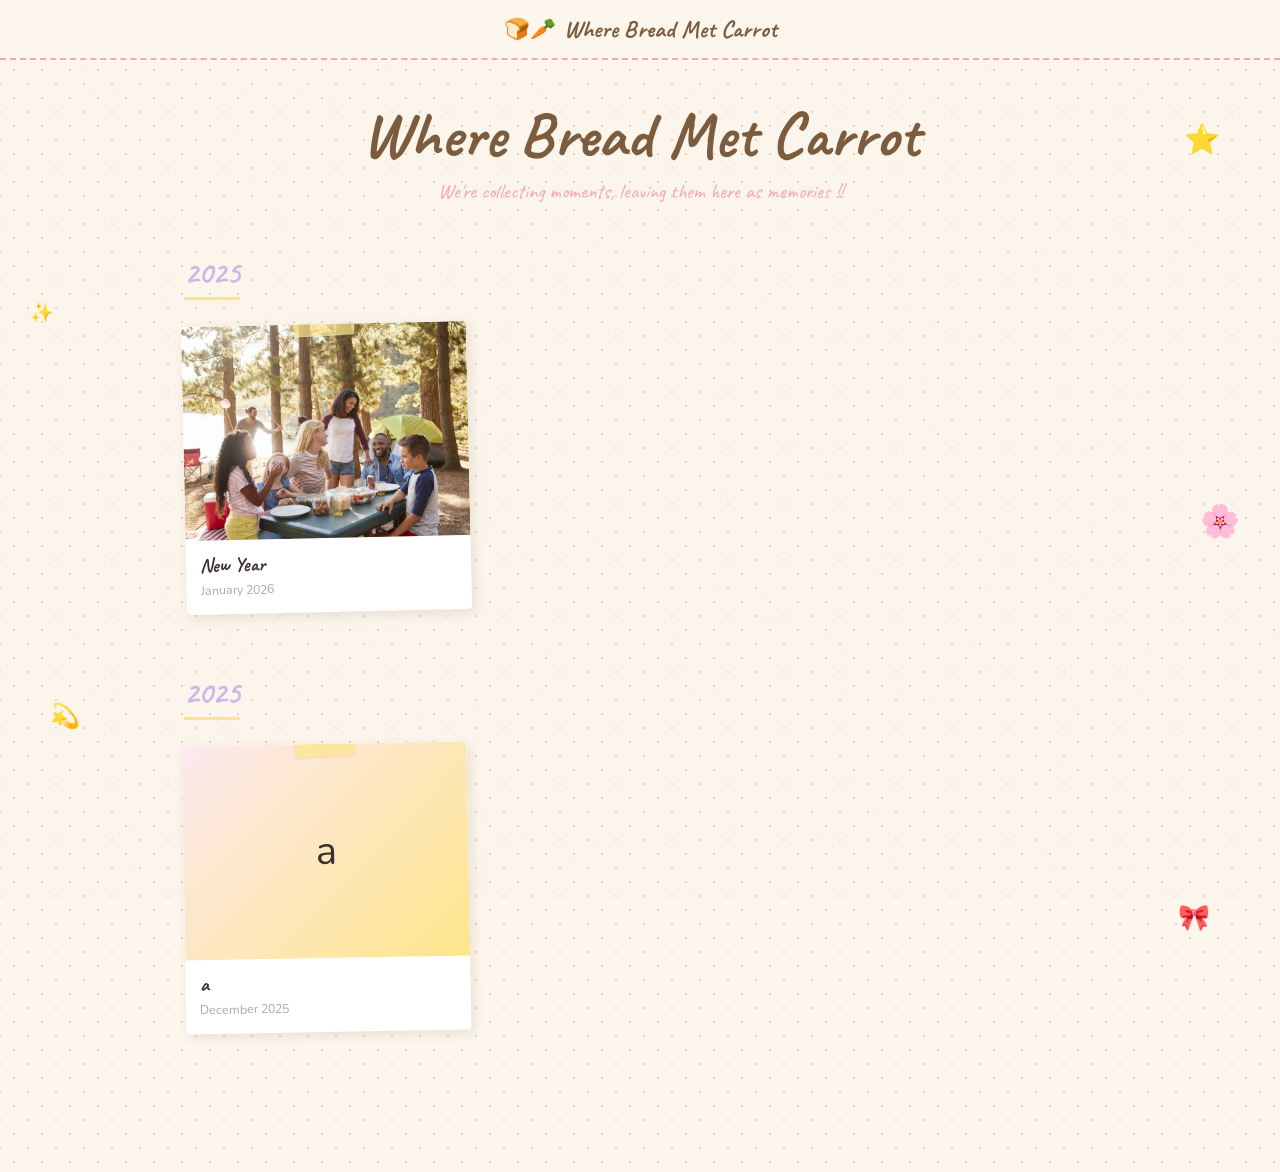
<file: index.html>
<!DOCTYPE html>
<html lang="en">
<head>
  <meta charset="UTF-8" />
  <meta name="viewport" content="width=device-width, initial-scale=1.0" />
  <title>bread & carrot 🍞🥕</title>
  <link rel="stylesheet" href="css/style.css" />
</head>
<body>

  <!-- NAV -->
  <nav class="site-nav">
    <a href="index.html" class="nav-home no-transition">
      <span class="home-icon">🍞🥕</span>
      Where Bread Met Carrot
    </a>
  </nav>

  <!-- PAGE -->
  <main class="page">

    <!-- TITLE -->
    <h1 class="page-title animate-fade-in-down">Where Bread Met Carrot</h1>
    <p class="page-subtitle animate-fade-in-down">We're collecting moments, leaving them here as memories !!</p>

    <!--2026-->
    <section class="year-section reveal">
      <h2 class="year-label">2025</h2>

      <div class="activity-grid reveal-stagger">

        <!-- activity card -->
        <a href="activities/template.html" class="activity-card">
          <div class="activity-card__tape"></div>
          <img class="activity-card__img" src="assets/picnic/picnic.jpg" alt="Picnic">
          <div class="activity-card__body">
            <div class="activity-card__title">New Year</div>
            <div class="activity-card__date">January 2026</div>
          </div>
        </a>

      </div>
    </section>

    <!-- 2025 -->
    <section class="year-section reveal">
      <h2 class="year-label">2025</h2>

      <div class="activity-grid reveal-stagger">

        <a href="activities/template.html" class="activity-card">
          <div class="activity-card__tape"></div>
          <div class="activity-card__img-placeholder">a</div>
          <div class="activity-card__body">
            <div class="activity-card__title">a</div>
            <div class="activity-card__date">December 2025</div>
          </div>
        </a>

      </div>
    </section>

  </main>

  <!-- DECORATIONS -->
  <span class="deco deco--star"  style="top:120px; right:60px;  font-size:1.8rem;">⭐</span>
  <span class="deco deco--star"  style="top:300px; left:30px;   font-size:1.2rem;">✨</span>
  <span class="deco"             style="top:500px; right:40px;  font-size:2rem;">🌸</span>
  <span class="deco deco--star"  style="top:700px; left:50px;   font-size:1.5rem;">💫</span>
  <span class="deco"             style="top:900px; right:70px;  font-size:1.6rem;">🎀</span>

  <script src="js/main.js"></script>
</body>
</html>
</file>
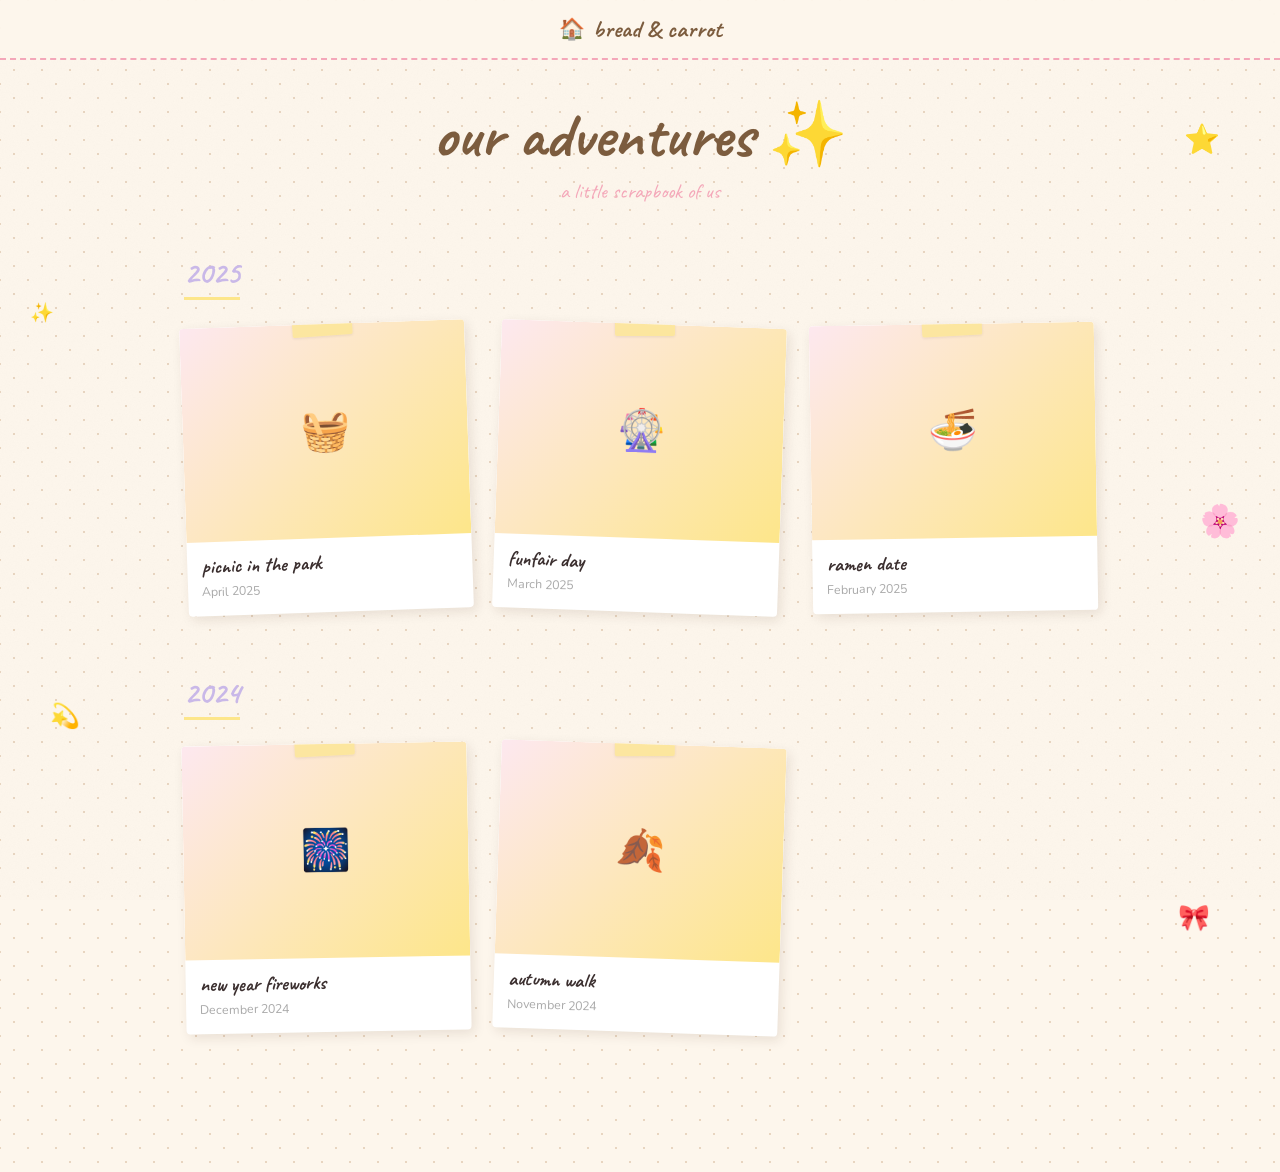
<file: homepage.html>
<!DOCTYPE html>
<html lang="en">
<head>
  <meta charset="UTF-8" />
  <meta name="viewport" content="width=device-width, initial-scale=1.0" />
  <title>bread & carrot 🍞🥕</title>
  <link rel="stylesheet" href="css/style.css" />
</head>
<body>

  <!-- ── NAV ───────────────────────────── -->
  <nav class="site-nav">
    <a href="homepage.html" class="nav-home no-transition">
      <span class="home-icon">🏠</span>
      bread &amp; carrot
    </a>
  </nav>

  <!-- ── PAGE ──────────────────────────── -->
  <main class="page">

    <!-- Hero title -->
    <h1 class="page-title animate-fade-in-down">our adventures ✨</h1>
    <p class="page-subtitle animate-fade-in-down">a little scrapbook of us</p>

    <!-- ══ YEAR 2025 ══ -->
    <section class="year-section reveal">
      <h2 class="year-label">2025</h2>

      <div class="activity-grid reveal-stagger">

        <!-- Activity card — duplicate this block for each activity -->
        <a href="activities/template.html" class="activity-card">
          <div class="activity-card__tape"></div>
          <!-- Replace with: <img class="activity-card__img" src="assets/images/picnic/cover.jpg" alt="Picnic"> -->
          <div class="activity-card__img-placeholder">🧺</div>
          <div class="activity-card__body">
            <div class="activity-card__title">picnic in the park</div>
            <div class="activity-card__date">April 2025</div>
          </div>
        </a>

        <a href="activities/template.html" class="activity-card">
          <div class="activity-card__tape"></div>
          <div class="activity-card__img-placeholder">🎡</div>
          <div class="activity-card__body">
            <div class="activity-card__title">funfair day</div>
            <div class="activity-card__date">March 2025</div>
          </div>
        </a>

        <a href="activities/template.html" class="activity-card">
          <div class="activity-card__tape"></div>
          <div class="activity-card__img-placeholder">🍜</div>
          <div class="activity-card__body">
            <div class="activity-card__title">ramen date</div>
            <div class="activity-card__date">February 2025</div>
          </div>
        </a>

      </div>
    </section>

    <!-- ══ YEAR 2024 ══ -->
    <section class="year-section reveal">
      <h2 class="year-label">2024</h2>

      <div class="activity-grid reveal-stagger">

        <a href="activities/template.html" class="activity-card">
          <div class="activity-card__tape"></div>
          <div class="activity-card__img-placeholder">🎆</div>
          <div class="activity-card__body">
            <div class="activity-card__title">new year fireworks</div>
            <div class="activity-card__date">December 2024</div>
          </div>
        </a>

        <a href="activities/template.html" class="activity-card">
          <div class="activity-card__tape"></div>
          <div class="activity-card__img-placeholder">🍂</div>
          <div class="activity-card__body">
            <div class="activity-card__title">autumn walk</div>
            <div class="activity-card__date">November 2024</div>
          </div>
        </a>

        <!-- add more cards here -->

      </div>
    </section>

  </main>

  <!-- ── DECORATIONS ────────────────────── -->
  <!-- These float around the page. Add/move them freely! -->
  <span class="deco deco--star"  style="top:120px; right:60px;  font-size:1.8rem;">⭐</span>
  <span class="deco deco--star"  style="top:300px; left:30px;   font-size:1.2rem;">✨</span>
  <span class="deco"             style="top:500px; right:40px;  font-size:2rem;">🌸</span>
  <span class="deco deco--star"  style="top:700px; left:50px;   font-size:1.5rem;">💫</span>
  <span class="deco"             style="top:900px; right:70px;  font-size:1.6rem;">🎀</span>

  <script src="js/main.js"></script>
</body>
</html>
</file>
<file: css/style.css>
/* ============================================
   BREADNCARROT — Scrapbook Website
   style.css
   ============================================ */

@import url('https://fonts.googleapis.com/css2?family=Caveat:wght@400;600;700&family=Nunito:wght@300;400;600&display=swap');

/* ── Variables ──────────────────────────── */
:root {
  --cream:      #fdf6ec;
  --pink:       #f4a7b9;
  --pink-light: #fde8ef;
  --yellow:     #fde68a;
  --mint:       #a8e6cf;
  --lavender:   #c9b8e8;
  --coral:      #ff8b70;
  --brown:      #7c5c3e;
  --ink:        #3b2f2f;

  --font-title: 'Caveat', cursive;
  --font-body:  'Nunito', sans-serif;

  --shadow-soft: 3px 4px 12px rgba(60,30,10,0.10);
  --shadow-pop:  4px 6px 20px rgba(60,30,10,0.18);
}

/* ── Reset ──────────────────────────────── */
*, *::before, *::after { box-sizing: border-box; margin: 0; padding: 0; }

html { scroll-behavior: smooth; }

body {
  background-color: var(--cream);
  background-image:
    radial-gradient(circle, #e8d5c0 1px, transparent 1px),
    radial-gradient(circle, #e8d5c0 1px, transparent 1px);
  background-size: 28px 28px;
  background-position: 0 0, 14px 14px;
  font-family: var(--font-body);
  color: var(--ink);
  min-height: 100vh;
  overflow-x: hidden;
}

/* ── Noise overlay for paper texture ───── */
body::before {
  content: '';
  position: fixed;
  inset: 0;
  background-image: url("data:image/svg+xml,%3Csvg xmlns='http://www.w3.org/2000/svg' width='300' height='300'%3E%3Cfilter id='noise'%3E%3CfeTurbulence type='fractalNoise' baseFrequency='0.75' numOctaves='4' stitchTiles='stitch'/%3E%3CfeColorMatrix type='saturate' values='0'/%3E%3C/filter%3E%3Crect width='300' height='300' filter='url(%23noise)' opacity='0.035'/%3E%3C/svg%3E");
  pointer-events: none;
  z-index: 0;
}

/* ── NAV ────────────────────────────────── */
.site-nav {
  position: sticky;
  top: 0;
  z-index: 100;
  display: flex;
  align-items: center;
  justify-content: center;
  padding: 14px 24px;
  background: rgba(253, 246, 236, 0.88);
  backdrop-filter: blur(8px);
  border-bottom: 2px dashed var(--pink);
}

.nav-home {
  font-family: var(--font-title);
  font-size: 1.5rem;
  font-weight: 700;
  color: var(--brown);
  text-decoration: none;
  display: flex;
  align-items: center;
  gap: 8px;
  transition: transform 0.2s;
}
.nav-home:hover { transform: scale(1.08) rotate(-1deg); }

.nav-home .home-icon {
  font-size: 1.3rem;
  animation: wiggle 3s ease-in-out infinite;
}

/* ── PAGE WRAPPER ───────────────────────── */
.page {
  position: relative;
  z-index: 1;
  max-width: 960px;
  margin: 0 auto;
  padding: 40px 24px 80px;
}

/* ── PAGE TITLE ─────────────────────────── */
.page-title {
  font-family: var(--font-title);
  font-size: clamp(2.4rem, 6vw, 4rem);
  font-weight: 700;
  color: var(--brown);
  text-align: center;
  margin-bottom: 8px;
  line-height: 1.1;
}

.page-subtitle {
  font-family: var(--font-title);
  font-size: 1.3rem;
  color: var(--pink);
  text-align: center;
  margin-bottom: 48px;
}

/* ── YEAR SECTION (homepage) ────────────── */
.year-section { margin-bottom: 60px; }

.year-label {
  font-family: var(--font-title);
  font-size: 2rem;
  color: var(--lavender);
  border-bottom: 3px solid var(--yellow);
  padding-bottom: 4px;
  margin-bottom: 24px;
  display: inline-block;
}

/* ── ACTIVITY GRID (homepage) ───────────── */
.activity-grid {
  display: grid;
  grid-template-columns: repeat(auto-fill, minmax(220px, 1fr));
  gap: 28px;
}

.activity-card {
  background: white;
  border-radius: 4px;
  overflow: hidden;
  box-shadow: var(--shadow-soft);
  text-decoration: none;
  color: var(--ink);
  transform: rotate(var(--tilt, 0deg));
  transition: transform 0.25s, box-shadow 0.25s;
  position: relative;
}
.activity-card:hover {
  transform: rotate(0deg) scale(1.04);
  box-shadow: var(--shadow-pop);
  z-index: 10;
}

/* Give each card a random tilt via nth-child */
.activity-card:nth-child(odd)  { --tilt: -1.5deg; }
.activity-card:nth-child(even) { --tilt:  1.5deg; }
.activity-card:nth-child(3n)   { --tilt: -0.8deg; }

.activity-card__img {
  width: 100%;
  aspect-ratio: 4/3;
  object-fit: cover;
  display: block;
  background: var(--pink-light);
}

/* Placeholder when no image yet */
.activity-card__img-placeholder {
  width: 100%;
  aspect-ratio: 4/3;
  background: linear-gradient(135deg, var(--pink-light), var(--yellow));
  display: flex;
  align-items: center;
  justify-content: center;
  font-size: 2.5rem;
}

.activity-card__tape {
  position: absolute;
  top: -10px;
  left: 50%;
  transform: translateX(-50%) rotate(-2deg);
  width: 60px;
  height: 22px;
  background: rgba(253, 230, 138, 0.7);
  border-radius: 2px;
  box-shadow: 0 1px 3px rgba(0,0,0,0.08);
}

.activity-card__body { padding: 12px 14px 16px; }

.activity-card__title {
  font-family: var(--font-title);
  font-size: 1.25rem;
  font-weight: 700;
  margin-bottom: 4px;
}

.activity-card__date {
  font-size: 0.78rem;
  color: #aaa;
}

/* ── ACTIVITY PAGE ──────────────────────── */
.activity-header {
  text-align: center;
  margin-bottom: 48px;
  position: relative;
}

.activity-date-tag {
  display: inline-block;
  background: var(--yellow);
  font-family: var(--font-title);
  font-size: 1rem;
  padding: 4px 16px;
  border-radius: 20px;
  margin-bottom: 12px;
  transform: rotate(-1deg);
}

/* ── PHOTO COLLAGE SECTION ──────────────── */
.photo-section { margin-bottom: 64px; }

.photo-section__caption {
  font-family: var(--font-title);
  font-size: 1.6rem;
  color: var(--brown);
  margin-bottom: 20px;
  position: relative;
  display: inline-block;
}

.photo-section__caption::after {
  content: '';
  position: absolute;
  bottom: -4px;
  left: 0;
  width: 100%;
  height: 3px;
  background: var(--coral);
  border-radius: 2px;
  transform: rotate(-0.5deg);
}

/* Collage layouts */
.collage { display: grid; gap: 14px; }
.collage--1  { grid-template-columns: 1fr; }
.collage--2  { grid-template-columns: 1fr 1fr; }
.collage--3  { grid-template-columns: 2fr 1fr; }
.collage--3 .photo-item:first-child { grid-row: span 2; }
.collage--4  { grid-template-columns: 1fr 1fr; }

.photo-item {
  position: relative;
  overflow: hidden;
  border-radius: 3px;
  background: var(--pink-light);
  box-shadow: var(--shadow-soft);
}

.photo-item img {
  width: 100%;
  height: 100%;
  object-fit: cover;
  display: block;
  transition: transform 0.4s ease;
}
.photo-item:hover img { transform: scale(1.03); }

/* ── DECORATIVE ELEMENTS ────────────────── */
.deco {
  position: absolute;
  pointer-events: none;
  user-select: none;
  z-index: 5;
  animation: float 6s ease-in-out infinite;
}
.deco--star   { animation-name: spin-shine; }
.deco--ribbon { animation-name: ribbon-wave; }

/* ── BOTTOM NAV ─────────────────────────── */
.activity-nav {
  display: flex;
  justify-content: space-between;
  align-items: center;
  margin-top: 64px;
  padding-top: 32px;
  border-top: 2px dashed var(--pink);
  gap: 16px;
}

.activity-nav__btn {
  font-family: var(--font-title);
  font-size: 1.1rem;
  font-weight: 700;
  color: var(--brown);
  background: white;
  border: 2.5px solid var(--pink);
  border-radius: 30px;
  padding: 10px 24px;
  text-decoration: none;
  display: flex;
  align-items: center;
  gap: 8px;
  box-shadow: var(--shadow-soft);
  transition: transform 0.2s, background 0.2s;
}
.activity-nav__btn:hover {
  background: var(--pink-light);
  transform: scale(1.05);
}
.activity-nav__btn--disabled {
  opacity: 0.35;
  pointer-events: none;
}

/* ── SCROLL REVEAL ──────────────────────── */
.reveal {
  opacity: 0;
  transform: translateY(30px);
  transition: opacity 0.7s ease, transform 0.7s ease;
}
.reveal.visible {
  opacity: 1;
  transform: translateY(0);
}

/* stagger children */
.reveal-stagger > * {
  opacity: 0;
  transform: translateY(20px) rotate(var(--tilt, 0deg));
  transition: opacity 0.5s ease, transform 0.5s ease;
}
.reveal-stagger.visible > *:nth-child(1) { transition-delay: 0.05s; opacity: 1; transform: translateY(0) rotate(var(--tilt, 0deg)); }
.reveal-stagger.visible > *:nth-child(2) { transition-delay: 0.12s; opacity: 1; transform: translateY(0) rotate(var(--tilt, 0deg)); }
.reveal-stagger.visible > *:nth-child(3) { transition-delay: 0.19s; opacity: 1; transform: translateY(0) rotate(var(--tilt, 0deg)); }
.reveal-stagger.visible > *:nth-child(4) { transition-delay: 0.26s; opacity: 1; transform: translateY(0) rotate(var(--tilt, 0deg)); }
.reveal-stagger.visible > *:nth-child(5) { transition-delay: 0.33s; opacity: 1; transform: translateY(0) rotate(var(--tilt, 0deg)); }
.reveal-stagger.visible > *:nth-child(6) { transition-delay: 0.40s; opacity: 1; transform: translateY(0) rotate(var(--tilt, 0deg)); }

/* ── ANIMATIONS ─────────────────────────── */
@keyframes wiggle {
  0%, 100% { transform: rotate(-8deg); }
  50%       { transform: rotate(8deg); }
}

@keyframes float {
  0%, 100% { transform: translateY(0px); }
  50%       { transform: translateY(-10px); }
}

@keyframes spin-shine {
  0%   { transform: rotate(0deg) scale(1); opacity: 0.8; }
  50%  { transform: rotate(180deg) scale(1.2); opacity: 1; }
  100% { transform: rotate(360deg) scale(1); opacity: 0.8; }
}

@keyframes ribbon-wave {
  0%, 100% { transform: rotate(-5deg) skewX(-2deg); }
  50%       { transform: rotate(5deg) skewX(2deg); }
}

@keyframes fade-in-down {
  from { opacity: 0; transform: translateY(-20px); }
  to   { opacity: 1; transform: translateY(0); }
}

.animate-fade-in-down {
  animation: fade-in-down 0.8s ease both;
}

/* ── RESPONSIVE ─────────────────────────── */
@media (max-width: 600px) {
  .collage--3, .collage--4 { grid-template-columns: 1fr 1fr; }
  .collage--3 .photo-item:first-child { grid-row: span 1; }
  .activity-grid { grid-template-columns: 1fr 1fr; gap: 16px; }
}
</file>
